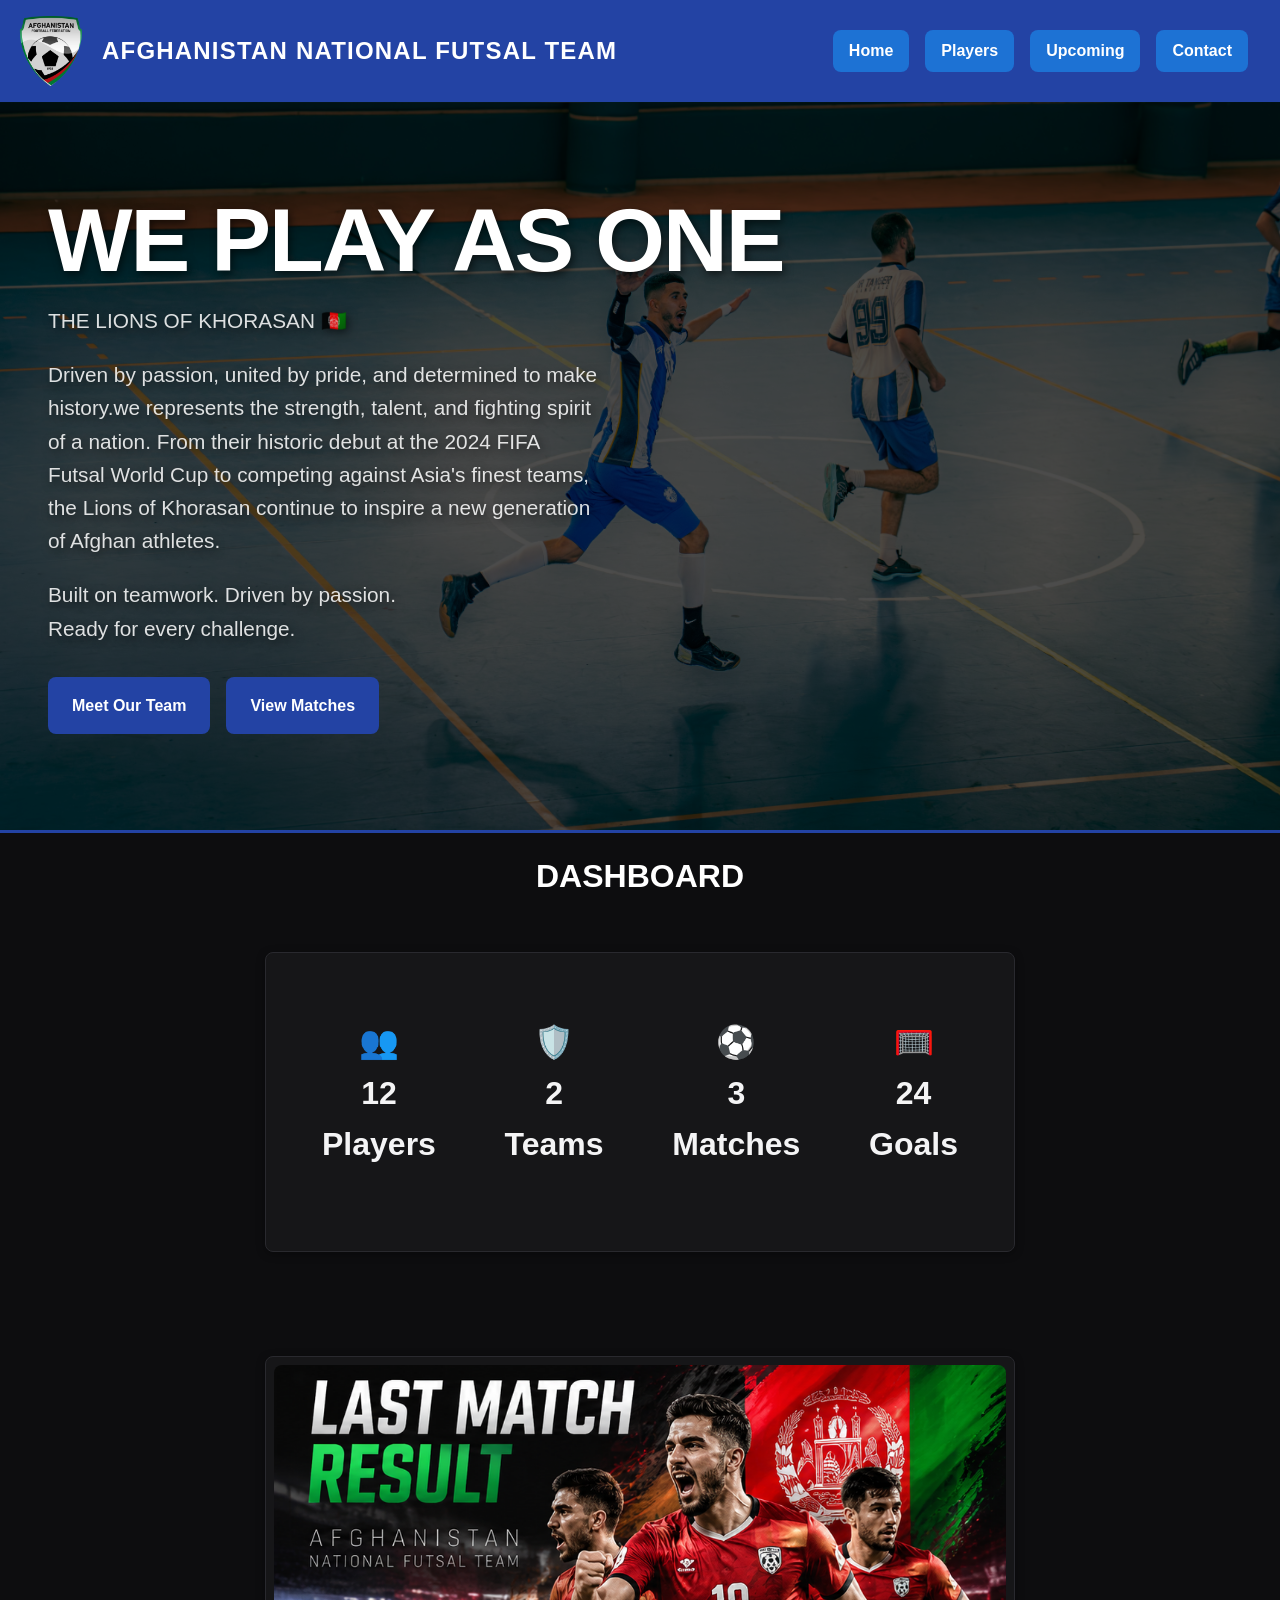
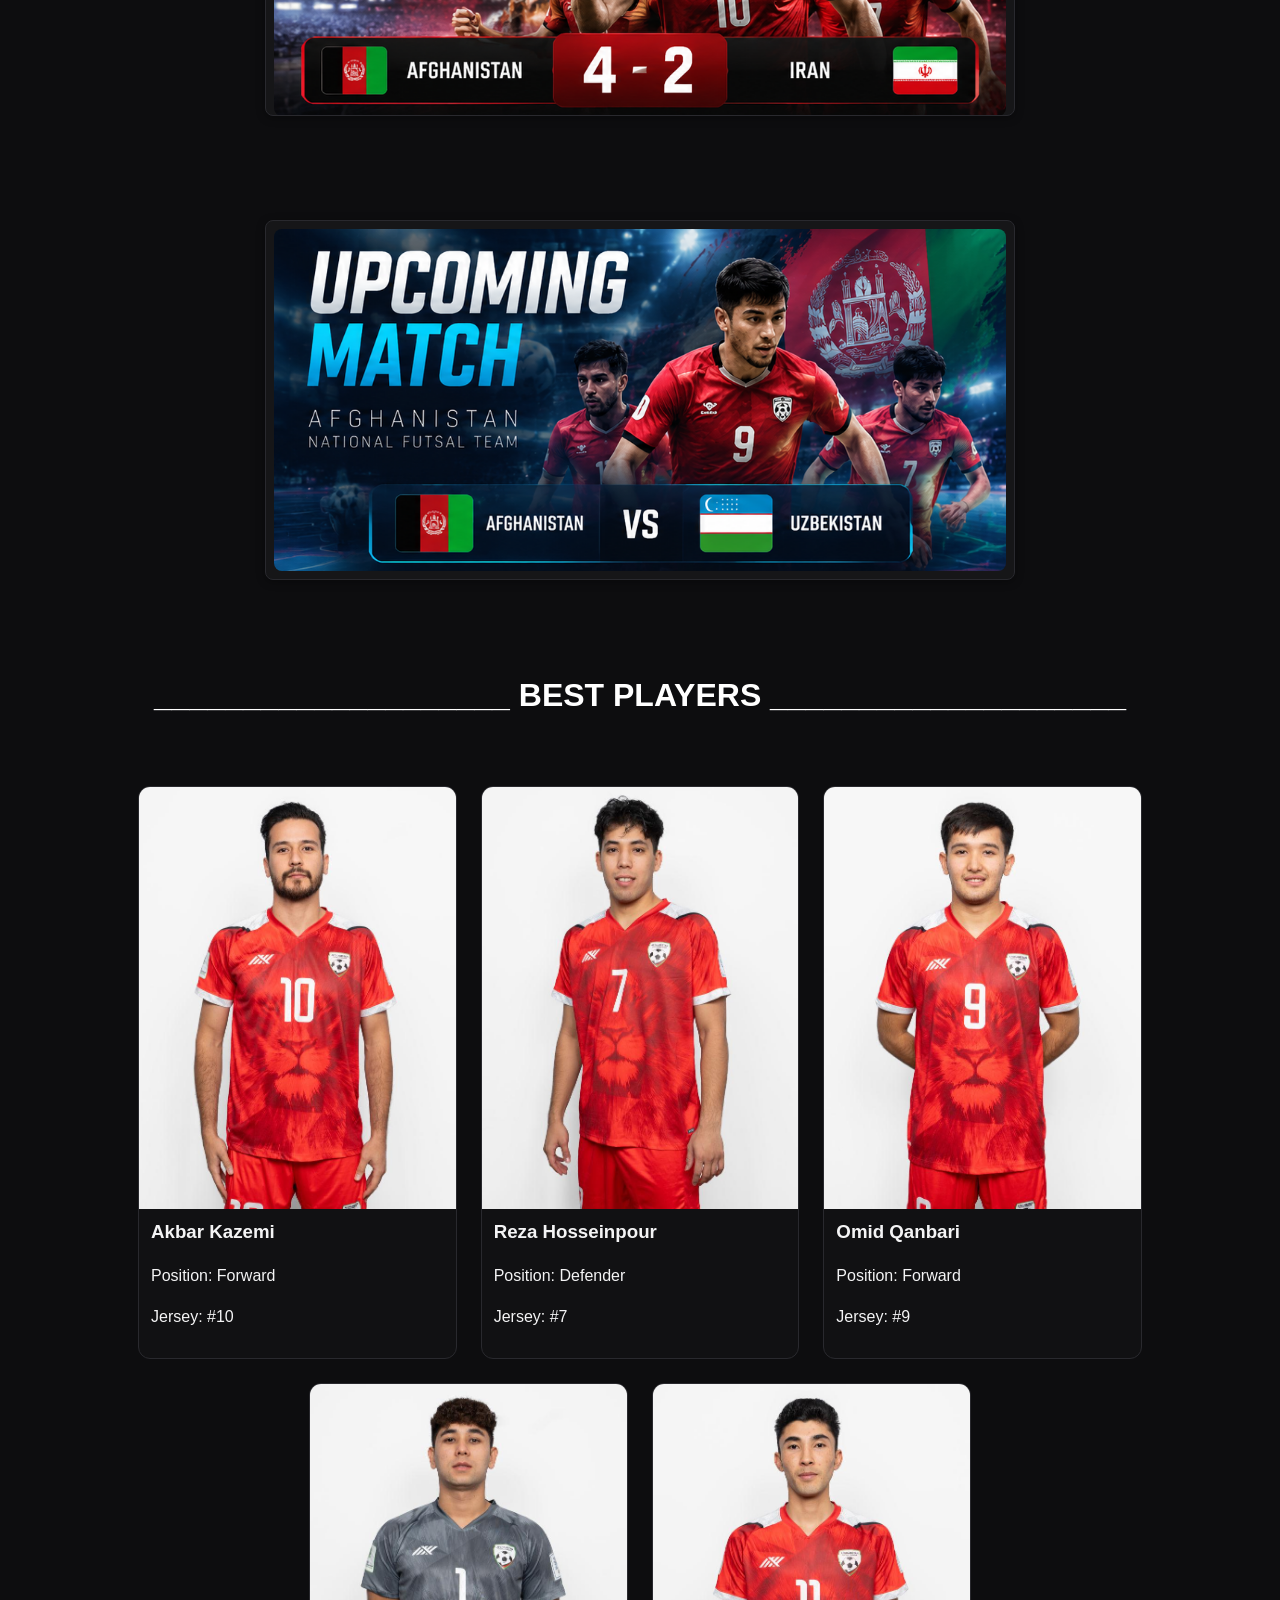
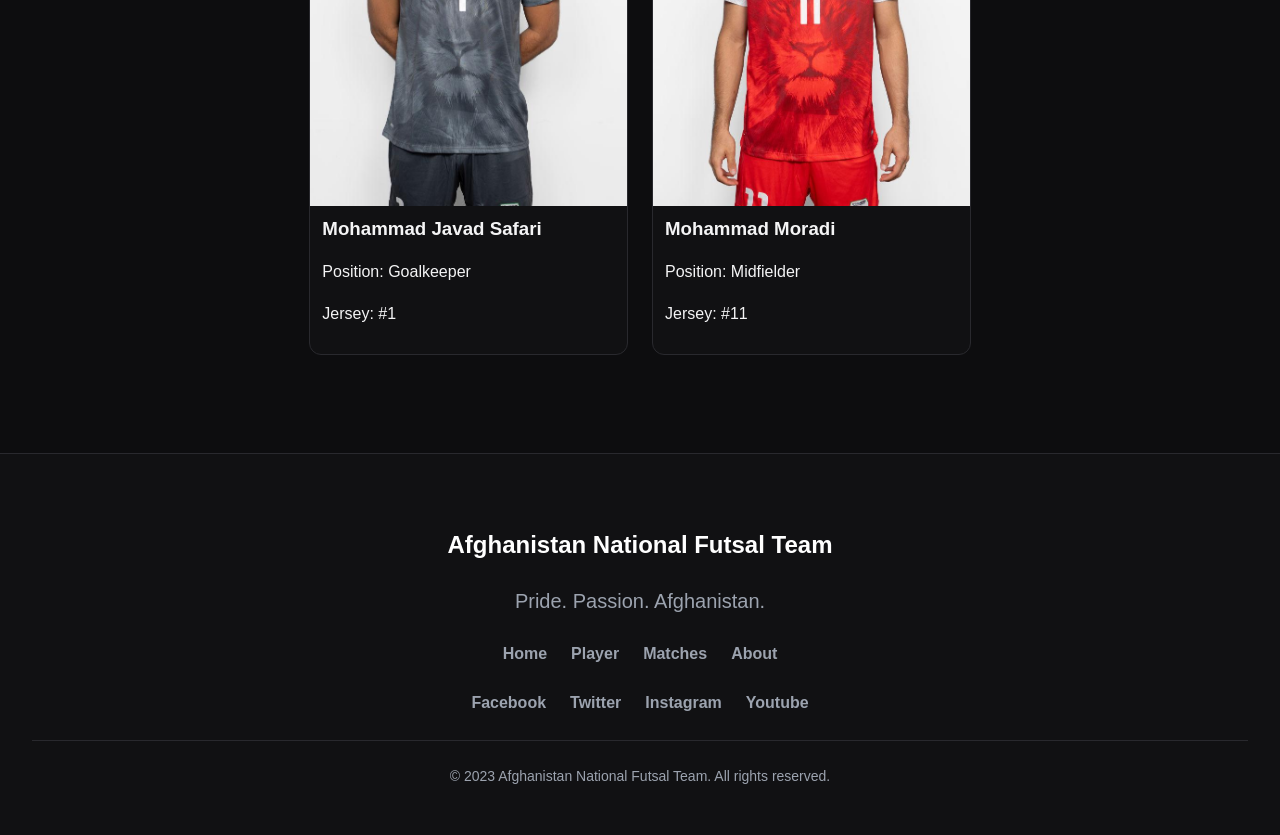
<file: index.html>
<!doctype html>
<html lang="en">
  <head>
    <meta charset="UTF-8" />
    <meta name="viewport" content="width=device-width, initial-scale=1.0" />
    <link rel="stylesheet" href="style.css" />
    <link rel="stylesheet" href="index.css" />
    <title>Afghanistan Futsal Team</title>
  </head>
  <body>
    <nav>
      <div class="logo-and-text">
        <img class="logo" src="images/logo.png" alt="logo" />
        <p class="nav-text">Afghanistan National Futsal Team</p>
      </div>
      <div class="menu">
        <a href="index.html">Home</a>
        <a href="players.html">Players</a>
        <a href="upcoming.html">Upcoming</a>
        <a href="contact.html">Contact</a>
      </div>
    </nav>

    <div class="hero-section">
      <div class="hero-content">
        <div class="hero-section-text">
          <h1>WE PLAY AS ONE</h1>
          <p>THE LIONS OF KHORASAN 🇦🇫</p>
          <p>
            Driven by passion, united by pride, and determined to make
            history.we represents the strength, talent, and fighting spirit of a
            nation. From their historic debut at the 2024 FIFA Futsal World Cup
            to competing against Asia's finest teams, the Lions of Khorasan
            continue to inspire a new generation of Afghan athletes.
          </p>
          <p>
            Built on teamwork. Driven by passion.<br />
            Ready for every challenge.
          </p>
        </div>

        <div class="hero-section-buttons">
          <a href="players.html">Meet Our Team</a>
          <a href="upcoming.html">View Matches</a>
        </div>
      </div>
    </div>

    <section class="dashboard-contents">
      <hr class="hero-section-divider" />

      <h2 class="dashboard-title">Dashboard</h2>

      <div class="dashboard-cards">
        <div class="card quick-stats-card">
          <p>
            👥 <br />
            12 <br />
            Players
          </p>
          <p>
            🛡️ <br />
            2 <br />
            Teams
          </p>
          <p>
            ⚽ <br />
            3 <br />
            Matches
          </p>
          <p>
            🥅 <br />
            24 <br />
            Goals
          </p>
        </div>

        <div class="card last-match-card">
          <img src="images/last-match.png" alt="match-result-image" />
        </div>

        <div class="card upcoming-match-card">
          <img src="images/upcoming.png" alt="match-next-match-image" />
        </div>
      </div>

      <h2 class="dashboard-title">
        ____________________ Best Players ____________________
      </h2>

      <section class="best-players">
        <div class="cards-section">
          <div class="player-card">
            <img src="images/akbar-kazemi.jpg" alt="Akbar Kazemi" />
            <div class="player-info">
              <h3>Akbar Kazemi</h3>
              <p>Position: Forward</p>
              <p>Jersey: #10</p>
            </div>
          </div>

          <div class="player-card">
            <img src="images/reza-hosseinpour.jpg" alt="Reza Hosseinpour" />
            <div class="player-info">
              <h3>Reza Hosseinpour</h3>
              <p>Position: Defender</p>
              <p>Jersey: #7</p>
            </div>
          </div>

          <div class="player-card">
            <img src="images/omid-qanbari.jpg" alt="Omid Qanbari" />
            <div class="player-info">
              <h3>Omid Qanbari</h3>
              <p>Position: Forward</p>
              <p>Jersey: #9</p>
            </div>
          </div>

          <div class="player-card">
            <img src="images/javad-safari.jpg" alt="Mohammad Javad Safari" />
            <div class="player-info">
              <h3>Mohammad Javad Safari</h3>
              <p>Position: Goalkeeper</p>
              <p>Jersey: #1</p>
            </div>
          </div>

          <div class="player-card">
            <img src="images/mohammad-moradi.jpg" alt="Mohammad Moradi" />
            <div class="player-info">
              <h3>Mohammad Moradi</h3>
              <p>Position: Midfielder</p>
              <p>Jersey: #11</p>
            </div>
          </div>
        </div>
      </section>
    </section>

    <footer>
      <div class="footer-texts">
        <p class="footer-title">Afghanistan National Futsal Team</p>
        <p class="footer-subtitle">Pride. Passion. Afghanistan.</p>
      </div>

      <div class="quick-links">
        <a href="#">Home</a>
        <a href="players.html">Player</a>
        <a href="upcoming.html">Matches</a>
        <a href="contact.css">About</a>
      </div>

      <div class="follow-us">
        <a href="https://www.facebook.com/affofficial">Facebook</a>
        <a href="https://x.com/theaffofficial">Twitter</a>
        <a href="https://www.instagram.com/theaffofficial/">Instagram</a>
        <a href="https://www.youtube.com/channel/UCoYwM_52O2SmfGjNqHR7oYw"
          >Youtube</a
        >
      </div>

      <div class="footer-line">
        <hr class="footer-divider" />
      </div>

      <p class="footer-last-text">
        © 2023 Afghanistan National Futsal Team. All rights reserved.
      </p>
    </footer>
  </body>
</html>
</file>
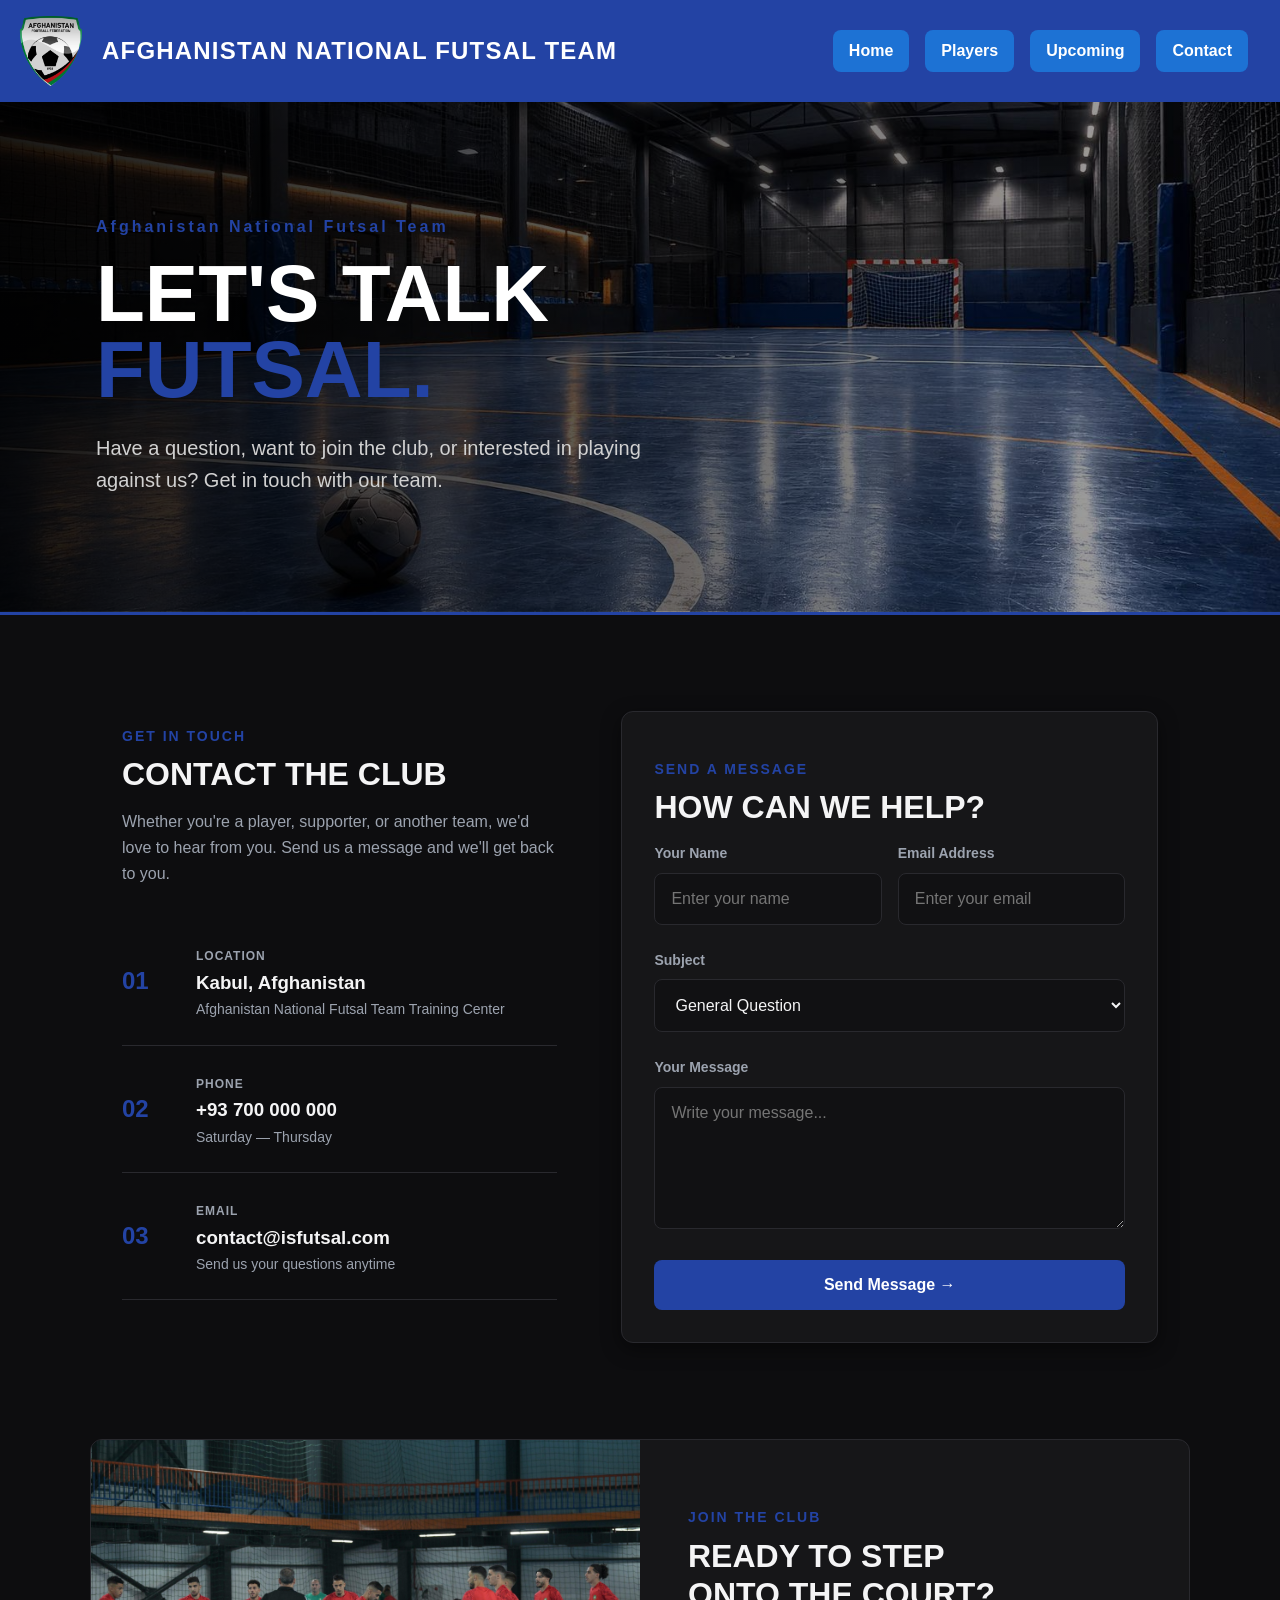
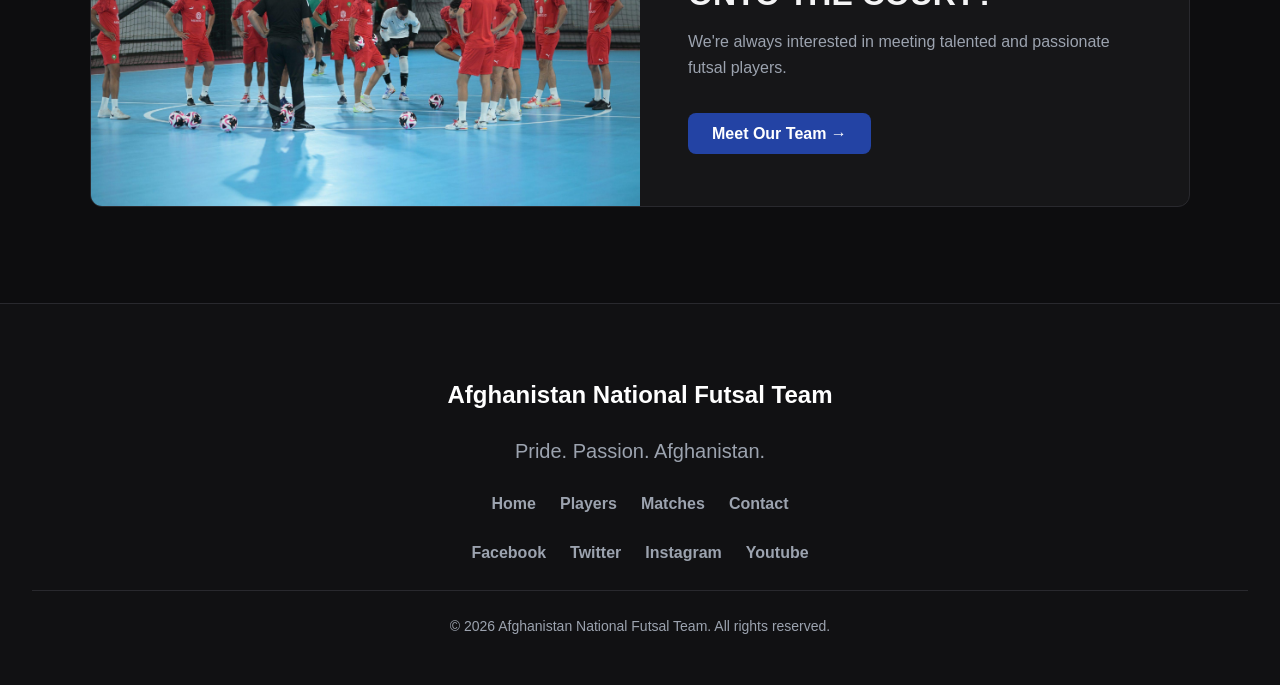
<file: contact.html>
<!doctype html>
<html lang="en">
  <head>
    <meta charset="UTF-8" />
    <meta name="viewport" content="width=device-width, initial-scale=1.0" />
    <link rel="stylesheet" href="style.css" />
    <link rel="stylesheet" href="contact.css" />
    <title>Contact | Afghanistan National Futsal Team</title>
  </head>

  <body>
    <!-- Navigation -->
    <nav>
      <div class="logo-and-text">
        <img
          class="logo"
          src="images/logo.png"
          alt="Afghanistan National Futsal Team logo"
        />
        <p class="nav-text">Afghanistan National Futsal Team</p>
      </div>

      <div class="menu">
        <a href="index.html">Home</a>
        <a href="players.html">Players</a>
        <a href="upcoming.html">Upcoming</a>
        <a href="contact.html">Contact</a>
      </div>
    </nav>

    <main>
      <!-- Contact Hero -->
      <section class="contact-hero">
        <div class="contact-hero-content">
          <p>Afghanistan National Futsal Team</p>

          <h1>
            Let's Talk<br />
            <span>Futsal.</span>
          </h1>

          <p class="contact-hero-description">
            Have a question, want to join the club, or interested in playing
            against us? Get in touch with our team.
          </p>
        </div>
      </section>

      <!-- Contact Section -->
      <section class="contact-section">
        <!-- Left Side -->
        <div class="contact-info">
          <p class="contact-small-title">GET IN TOUCH</p>

          <h2>Contact The Club</h2>

          <p class="contact-description">
            Whether you're a player, supporter, or another team, we'd love to
            hear from you. Send us a message and we'll get back to you.
          </p>

          <div class="contact-detail">
            <div class="contact-number">01</div>

            <div>
              <span>LOCATION</span>
              <h3>Kabul, Afghanistan</h3>
              <p>Afghanistan National Futsal Team Training Center</p>
            </div>
          </div>

          <div class="contact-detail">
            <div class="contact-number">02</div>

            <div>
              <span>PHONE</span>
              <h3>+93 700 000 000</h3>
              <p>Saturday — Thursday</p>
            </div>
          </div>

          <div class="contact-detail">
            <div class="contact-number">03</div>

            <div>
              <span>EMAIL</span>
              <h3>contact@isfutsal.com</h3>
              <p>Send us your questions anytime</p>
            </div>
          </div>
        </div>

        <!-- Right Side / Form -->
        <div class="contact-form">
          <p class="form-small-title">SEND A MESSAGE</p>
          <h2>How Can We Help?</h2>

          <form>
            <div class="form-row">
              <div class="form-group">
                <label for="name">Your Name</label>
                <input
                  type="text"
                  id="name"
                  placeholder="Enter your name"
                  required
                />
              </div>

              <div class="form-group">
                <label for="email">Email Address</label>
                <input
                  type="email"
                  id="email"
                  placeholder="Enter your email"
                  required
                />
              </div>
            </div>

            <div class="form-group">
              <label for="subject">Subject</label>

              <select id="subject">
                <option>General Question</option>
                <option>Join The Team</option>
                <option>Arrange A Match</option>
                <option>Sponsorship</option>
                <option>Other</option>
              </select>
            </div>

            <div class="form-group">
              <label for="message">Your Message</label>

              <textarea
                id="message"
                rows="6"
                placeholder="Write your message..."
                required
              ></textarea>
            </div>

            <button type="submit">Send Message →</button>
          </form>
        </div>
      </section>

      <!-- Club Banner -->
      <section class="contact-club-banner">
        <div class="club-banner-image">
          <img
            src="images/contact-team.jpeg"
            alt="Afghanistan National Futsal Team team training"
          />
        </div>

        <div class="club-banner-content">
          <p>JOIN THE CLUB</p>

          <h2>
            Ready To Step<br />
            Onto The Court?
          </h2>

          <span>
            We're always interested in meeting talented and passionate futsal
            players.
          </span>

          <a href="players.html">Meet Our Team →</a>
        </div>
      </section>
    </main>

    <!-- Footer -->
    <footer>
      <div class="footer-texts">
        <p class="footer-title">Afghanistan National Futsal Team</p>
        <p class="footer-subtitle">Pride. Passion. Afghanistan.</p>
      </div>

      <div class="quick-links">
        <a href="index.html">Home</a>
        <a href="players.html">Players</a>
        <a href="upcoming.html">Matches</a>
        <a href="contact.html">Contact</a>
      </div>

      <div class="follow-us">
        <a href="https://www.facebook.com/affofficial">Facebook</a>
        <a href="https://x.com/theaffofficial">Twitter</a>
        <a href="https://www.instagram.com/theaffofficial/">Instagram</a>
        <a href="https://www.youtube.com/channel/UCoYwM_52O2SmfGjNqHR7oYw"
          >Youtube</a
        >
      </div>

      <div class="footer-line">
        <hr class="footer-divider" />
      </div>

      <p class="footer-last-text">
        © 2026 Afghanistan National Futsal Team. All rights reserved.
      </p>
    </footer>
  </body>
</html>
</file>
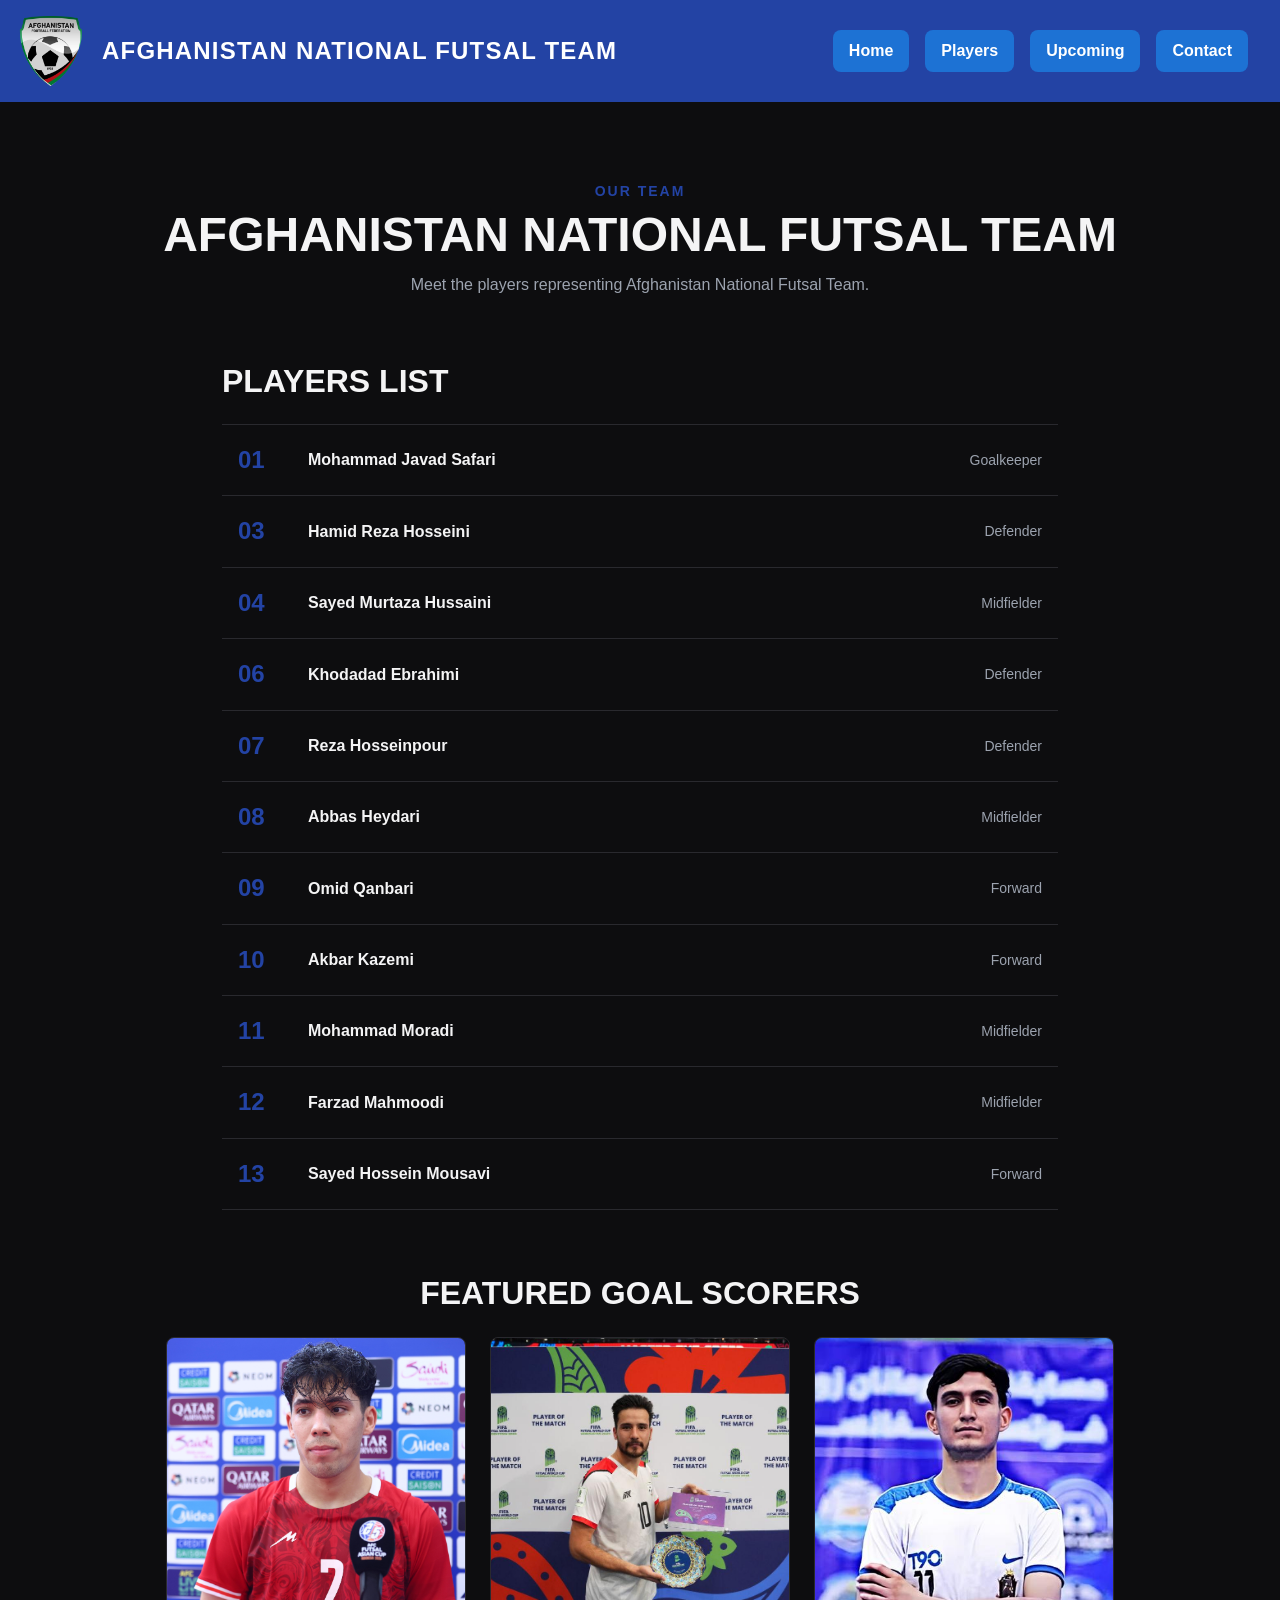
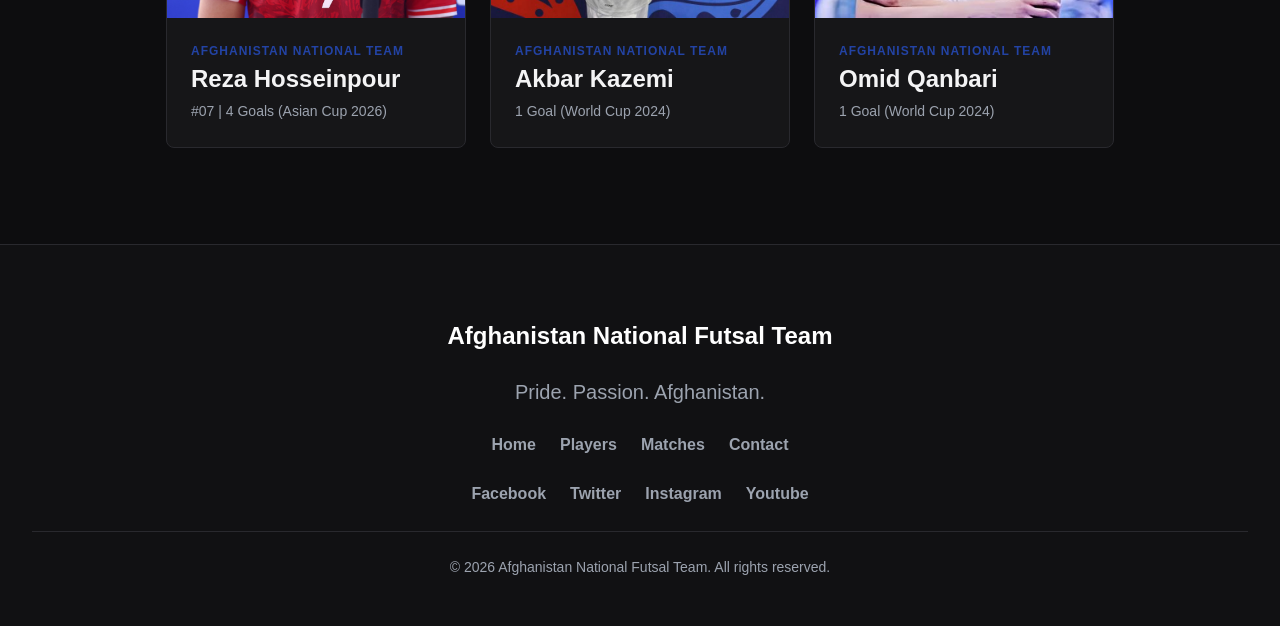
<file: players.html>
<!doctype html>
<html lang="en">
  <head>
    <meta charset="UTF-8" />

    <meta name="viewport" content="width=device-width, initial-scale=1.0" />

    <link rel="stylesheet" href="style.css" />
    <link rel="stylesheet" href="players.css" />

    <title>Players | Afghanistan National Futsal Team</title>
  </head>

  <body>
    <!-- Navigation -->

    <nav>
      <div class="logo-and-text">
        <img
          class="logo"
          src="images/logo.png"
          alt="Afghanistan National Futsal Team logo"
        />

        <p class="nav-text">Afghanistan National Futsal Team</p>
      </div>

      <div class="menu">
        <a href="index.html">Home</a>
        <a href="players.html">Players</a>
        <a href="upcoming.html">Upcoming</a>
        <a href="contact.html">Contact</a>
      </div>
    </nav>

    <main>
      <!-- Page Heading -->

      <section class="players-heading">
        <p>OUR TEAM</p>
        <h1>Afghanistan National Futsal Team</h1>

        <span>
          Meet the players representing Afghanistan National Futsal Team.
        </span>
      </section>

      <!-- Players List -->

      <section class="players-list-section">
        <h2>Players List</h2>

        <div class="players-list">
          <div class="player-row">
            <span>01</span>
            <p>Mohammad Javad Safari</p>
            <small>Goalkeeper</small>
          </div>

          <div class="player-row">
            <span>03</span>
            <p>Hamid Reza Hosseini</p>
            <small>Defender</small>
          </div>

          <div class="player-row">
            <span>04</span>
            <p>Sayed Murtaza Hussaini</p>
            <small>Midfielder</small>
          </div>

          <div class="player-row">
            <span>06</span>
            <p>Khodadad Ebrahimi</p>
            <small>Defender</small>
          </div>

          <div class="player-row">
            <span>07</span>
            <p>Reza Hosseinpour</p>
            <small>Defender</small>
          </div>

          <div class="player-row">
            <span>08</span>
            <p>Abbas Heydari</p>
            <small>Midfielder</small>
          </div>

          <div class="player-row">
            <span>09</span>
            <p>Omid Qanbari</p>
            <small>Forward</small>
          </div>

          <div class="player-row">
            <span>10</span>
            <p>Akbar Kazemi</p>
            <small>Forward</small>
          </div>

          <div class="player-row">
            <span>11</span>
            <p>Mohammad Moradi</p>
            <small>Midfielder</small>
          </div>

          <div class="player-row">
            <span>12</span>
            <p>Farzad Mahmoodi</p>
            <small>Midfielder</small>
          </div>

          <div class="player-row">
            <span>13</span>
            <p>Sayed Hossein Mousavi</p>
            <small>Forward</small>
          </div>
        </div>
      </section>

      <!-- Featured Goal Scorers -->

      <section class="players-cards-section">
        <h2>Featured Goal Scorers</h2>

        <div class="players-cards">
          <!-- Player 1 -->
          <div class="player-card">
            <img src="images/reza-husainpoor.jpeg" alt="Reza Hosseinpour" />

            <div class="player-card-info">
              <p>AFGHANISTAN NATIONAL TEAM</p>
              <h3>Reza Hosseinpour</h3>
              <span>#07 | 4 Goals (Asian Cup 2026)</span>
            </div>
          </div>

          <!-- Player 2 -->
          <div class="player-card">
            <img src="images/akbar-new.jpg" alt="Akbar Kazemi" />

            <div class="player-card-info">
              <p>AFGHANISTAN NATIONAL TEAM</p>
              <h3>Akbar Kazemi</h3>
              <span>1 Goal (World Cup 2024)</span>
            </div>
          </div>

          <!-- Player 3 -->
          <div class="player-card">
            <img src="images/omid-new.jpg" alt="Omid Qanbari" />

            <div class="player-card-info">
              <p>AFGHANISTAN NATIONAL TEAM</p>
              <h3>Omid Qanbari</h3>
              <span>1 Goal (World Cup 2024)</span>
            </div>
          </div>
        </div>
      </section>
    </main>

    <footer>
      <div class="footer-texts">
        <p class="footer-title">Afghanistan National Futsal Team</p>
        <p class="footer-subtitle">Pride. Passion. Afghanistan.</p>
      </div>

      <div class="quick-links">
        <a href="index.html">Home</a>
        <a href="players.html">Players</a>
        <a href="upcoming.html">Matches</a>
        <a href="contact.html">Contact</a>
      </div>

      <div class="follow-us">
        <a href="https://www.facebook.com/affofficial">Facebook</a>
        <a href="https://x.com/theaffofficial">Twitter</a>
        <a href="https://www.instagram.com/theaffofficial/">Instagram</a>
        <a href="https://www.youtube.com/channel/UCoYwM_52O2SmfGjNqHR7oYw"
          >Youtube</a
        >
      </div>

      <div class="footer-line">
        <hr class="footer-divider" />
      </div>

      <p class="footer-last-text">
        © 2026 Afghanistan National Futsal Team. All rights reserved.
      </p>
    </footer>
  </body>
</html>
</file>
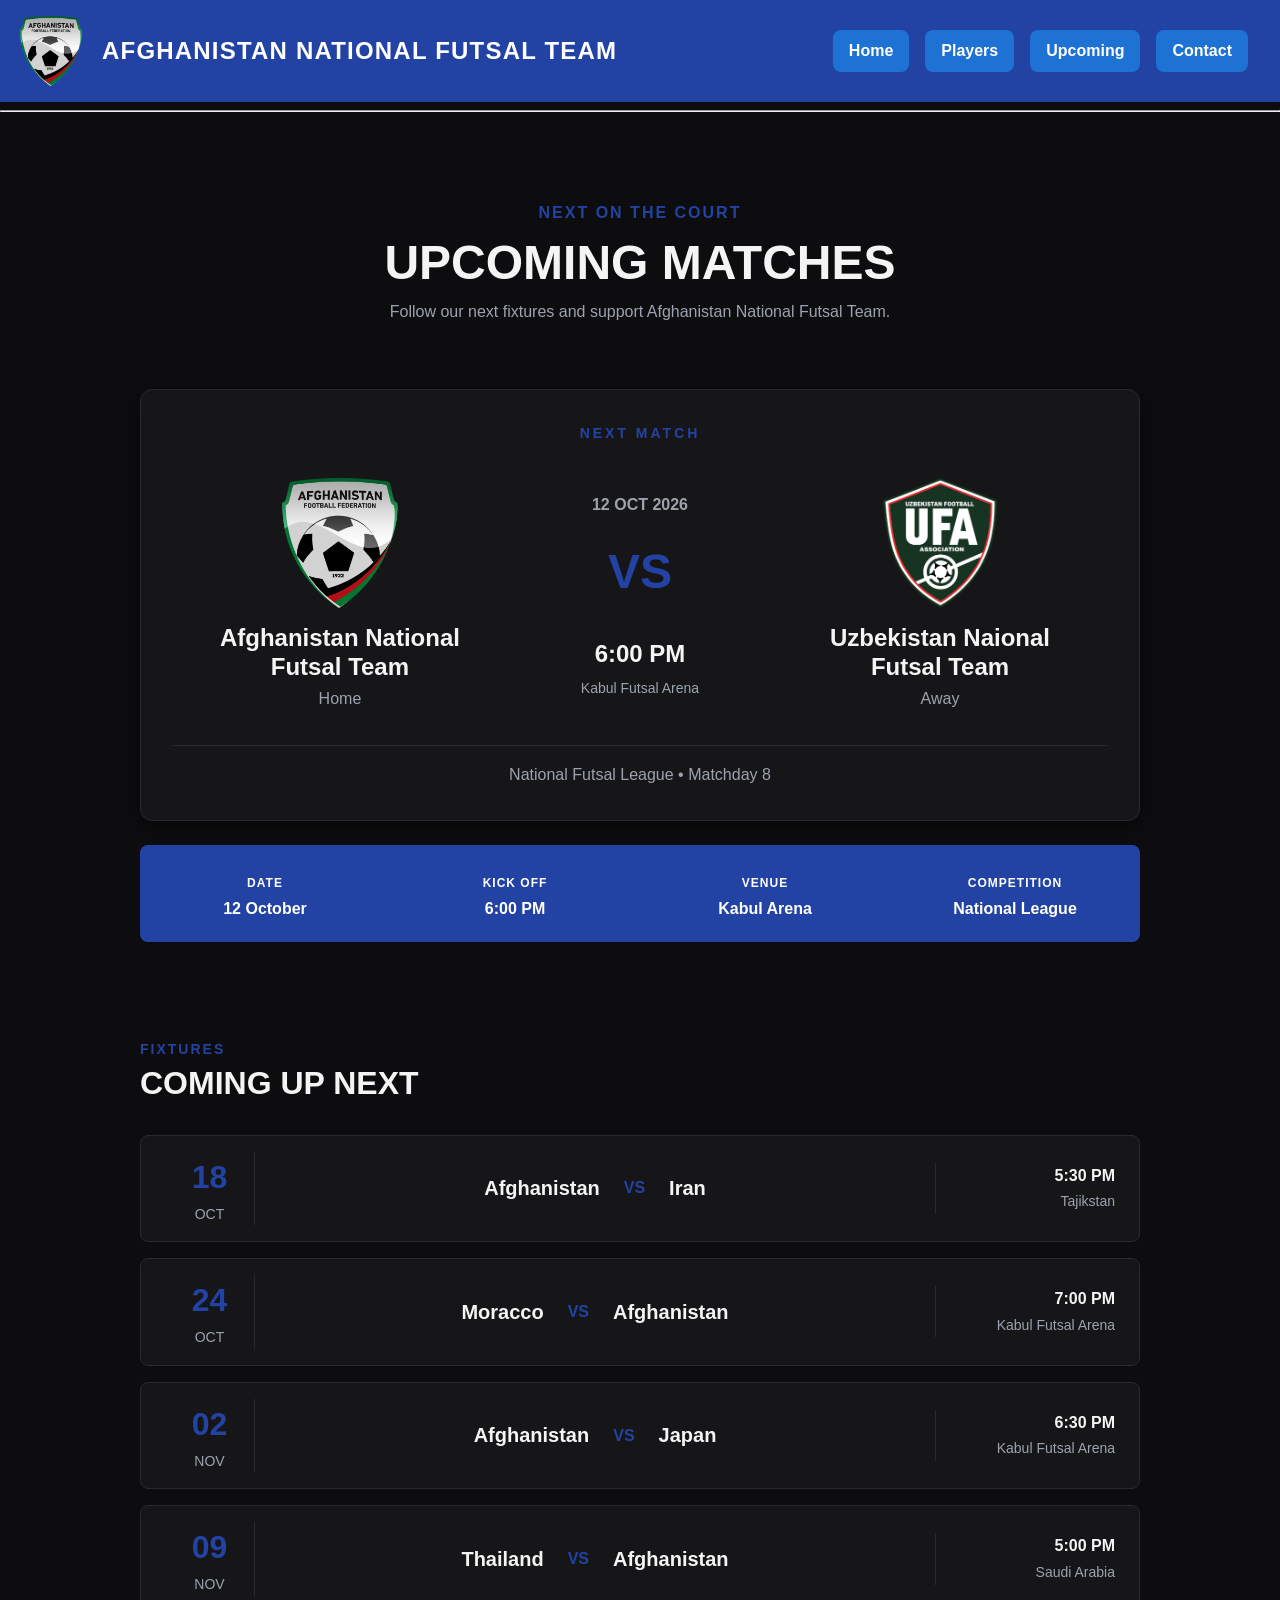
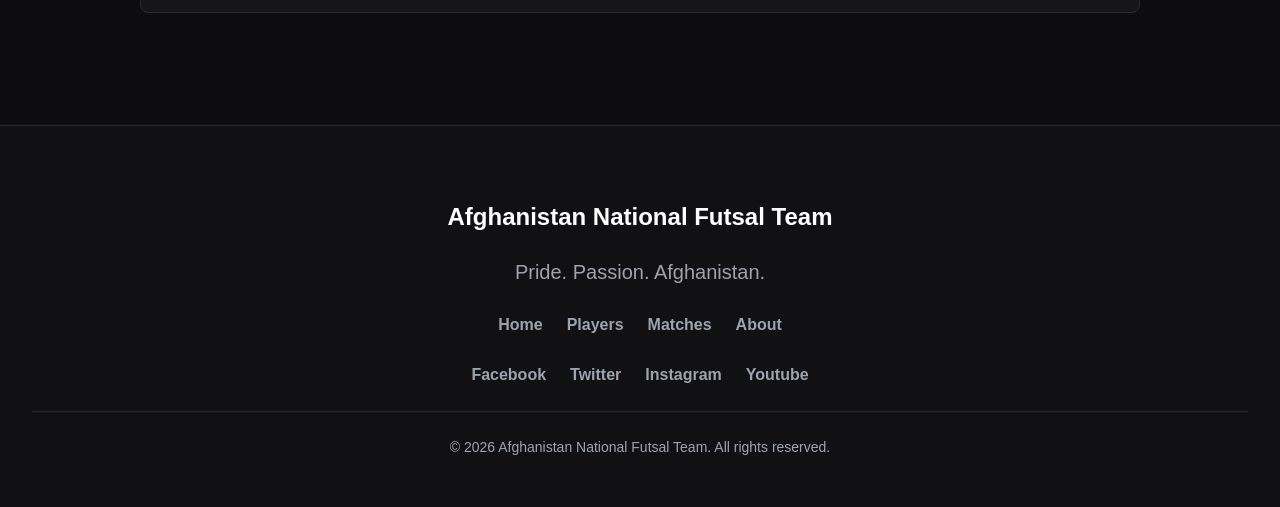
<file: upcoming.html>
<!doctype html>
<html lang="en">
  <head>
    <meta charset="UTF-8" />
    <meta name="viewport" content="width=device-width, initial-scale=1.0" />
    <link rel="stylesheet" href="style.css" />
    <link rel="stylesheet" href="upcoming.css" />
    <title>Upcoming Matches | Afghanistan National Futsal Team</title>
  </head>

  <body>
    <!-- Navigation -->
    <nav>
      <div class="logo-and-text">
        <img
          class="logo"
          src="images/logo.png"
          alt="Afghanistan National Futsal Team logo"
        />
        <p class="nav-text">Afghanistan National Futsal Team</p>
      </div>

      <div class="menu">
        <a href="index.html">Home</a>
        <a href="players.html">Players</a>
        <a href="upcoming.html">Upcoming</a>
        <a href="contact.html">Contact</a>
      </div>
    </nav>

    <main class="upcoming-page">
      <hr class="hero-section-divider" />

      <!-- Page Heading -->
      <div class="upcoming-heading">
        <p>NEXT ON THE COURT</p>
        <h1>Upcoming Matches</h1>
        <span
          >Follow our next fixtures and support Afghanistan National Futsal
          Team.</span
        >
      </div>

      <!-- Featured Match -->
      <section class="featured-match">
        <p class="match-label">NEXT MATCH</p>

        <div class="featured-teams">
          <!-- Our Team -->
          <div class="featured-team">
            <img src="images/logo.png" alt="Afghanistan National Futsal Team" />
            <h2>Afghanistan National Futsal Team</h2>
            <p>Home</p>
          </div>

          <!-- Match Details -->
          <div class="featured-match-info">
            <p class="match-date">12 OCT 2026</p>

            <div class="versus">VS</div>

            <p class="match-time">6:00 PM</p>
            <p class="match-location">Kabul Futsal Arena</p>
          </div>

          <!-- Opponent -->
          <div class="featured-team">
            <img
              src="images/Uzbekistan_Football_Association.svg.webp"
              alt="Kabul Stars"
            />
            <h2>Uzbekistan Naional Futsal Team</h2>
            <p>Away</p>
          </div>
        </div>

        <div class="match-message">
          <p>National Futsal League • Matchday 8</p>
        </div>
      </section>

      <!-- Match Information -->
      <section class="match-details">
        <div class="match-detail">
          <span>DATE</span>
          <h3>12 October</h3>
        </div>

        <div class="match-detail">
          <span>KICK OFF</span>
          <h3>6:00 PM</h3>
        </div>

        <div class="match-detail">
          <span>VENUE</span>
          <h3>Kabul Arena</h3>
        </div>

        <div class="match-detail">
          <span>COMPETITION</span>
          <h3>National League</h3>
        </div>
      </section>

      <!-- Upcoming Fixtures -->
      <section class="fixtures-section">
        <div class="fixtures-heading">
          <p>FIXTURES</p>
          <h2>Coming Up Next</h2>
        </div>

        <!-- Fixture 1 -->
        <div class="fixture">
          <div class="fixture-date">
            <span>18</span>
            <p>OCT</p>
          </div>

          <div class="fixture-teams">
            <p>Afghanistan</p>
            <span>VS</span>
            <p>Iran</p>
          </div>

          <div class="fixture-info">
            <p>5:30 PM</p>
            <span>Tajikstan</span>
          </div>
        </div>

        <!-- Fixture 2 -->
        <div class="fixture">
          <div class="fixture-date">
            <span>24</span>
            <p>OCT</p>
          </div>

          <div class="fixture-teams">
            <p>Moracco</p>
            <span>VS</span>
            <p>Afghanistan</p>
          </div>

          <div class="fixture-info">
            <p>7:00 PM</p>
            <span>Kabul Futsal Arena</span>
          </div>
        </div>

        <!-- Fixture 3 -->
        <div class="fixture">
          <div class="fixture-date">
            <span>02</span>
            <p>NOV</p>
          </div>

          <div class="fixture-teams">
            <p>Afghanistan</p>
            <span>VS</span>
            <p>Japan</p>
          </div>

          <div class="fixture-info">
            <p>6:30 PM</p>
            <span>Kabul Futsal Arena</span>
          </div>
        </div>

        <!-- Fixture 4 -->
        <div class="fixture">
          <div class="fixture-date">
            <span>09</span>
            <p>NOV</p>
          </div>

          <div class="fixture-teams">
            <p>Thailand</p>
            <span>VS</span>
            <p>Afghanistan</p>
          </div>

          <div class="fixture-info">
            <p>5:00 PM</p>
            <span>Saudi Arabia</span>
          </div>
        </div>
      </section>
    </main>

    <!-- Footer -->
    <footer>
      <div class="footer-texts">
        <p class="footer-title">Afghanistan National Futsal Team</p>
        <p class="footer-subtitle">Pride. Passion. Afghanistan.</p>
      </div>

      <div class="quick-links">
        <a href="index.html">Home</a>
        <a href="players.html">Players</a>
        <a href="upcoming.html">Matches</a>
        <a href="#">About</a>
      </div>

      <div class="follow-us">
        <a href="https://www.facebook.com/affofficial">Facebook</a>
        <a href="https://x.com/theaffofficial">Twitter</a>
        <a href="https://www.instagram.com/theaffofficial/">Instagram</a>
        <a href="https://www.youtube.com/channel/UCoYwM_52O2SmfGjNqHR7oYw"
          >Youtube</a
        >
      </div>

      <div class="footer-line">
        <hr class="footer-divider" />
      </div>

      <p class="footer-last-text">
        © 2026 Afghanistan National Futsal Team. All rights reserved.
      </p>
    </footer>
  </body>
</html>
</file>
<file: style.css>
/* Afghanistan National Futsal Team - SHARED STYLES */
/* VARIABLES */

:root {
  /* Brand Colors */

  --color-primary: #2343a4;
  --color-primary-dark: #1d72d4;
  --color-secondary: #007a36;

  /* Dark Theme */

  --color-background: #0d0d0f;
  --color-surface: #161618;
  --color-surface-dark: #111113;
  --color-surface-hover: #1d1d20;

  /* Text */

  --color-text: #f4f4f5;
  --color-muted: #9ca3af;
  --color-white: #ffffff;

  /* Border */

  --color-border: #29292e;

  /* Typography */

  --font-heading: "Oswald", sans-serif;
  --font-body: "Inter", sans-serif;

  --text-xs: 0.75rem;
  --text-sm: 0.875rem;
  --text-base: 1rem;
  --text-lg: 1.25rem;
  --text-xl: 1.5rem;
  --text-2xl: 2rem;
  --text-hero: 3rem;

  /* Spacing */

  --space-xs: 4px;
  --space-sm: 8px;
  --space-md: 16px;
  --space-lg: 24px;
  --space-xl: 32px;
  --space-2xl: 48px;
  --space-3xl: 64px;
  --space-4xl: 96px;

  /* Border Radius */

  --radius-sm: 4px;
  --radius-md: 8px;
  --radius-lg: 12px;
  --radius-full: 9999px;

  /* Shadows */

  --shadow-sm: 0 2px 8px rgba(0, 0, 0, 0.35);
  --shadow-md: 0 6px 20px rgba(0, 0, 0, 0.45);

  /* Layout */

  --container-width: 1200px;
}

/* GLOBAL STYLES */

* {
  box-sizing: border-box;
}

html {
  scroll-behavior: smooth;
}

body {
  margin: 0;

  color: var(--color-text);
  background-color: var(--color-background);

  font-family: var(--font-body);
  font-size: var(--text-base);
  line-height: 1.6;
}

/* Headings */

h1,
h2,
h3 {
  margin-top: 0;

  font-family: var(--font-heading);
  line-height: 1.2;
}

/* Images */

img {
  display: block;
  max-width: 100%;
}

/* NAVIGATION */
nav {
  padding: var(--space-md);

  display: flex;
  align-items: center;
  justify-content: space-between;

  background-color: var(--color-primary);
}

/* Logo */

.logo-and-text {
  display: flex;
  align-items: center;

  gap: var(--space-md);
}

.logo {
  height: 70px;
}

.nav-text {
  margin: 0;

  color: var(--color-white);

  font-family: var(--font-body);
  font-size: var(--text-xl);
  font-weight: 600;

  text-transform: uppercase;
  letter-spacing: 0.05em;
}

/* Navigation Menu */

.menu {
  margin-right: var(--space-md);

  display: flex;

  gap: var(--space-md);
}

.menu a {
  padding: var(--space-sm) var(--space-md);

  color: var(--color-white);
  background-color: var(--color-primary-dark);

  font-weight: 600;
  text-decoration: none;

  border-radius: var(--radius-md);

  transition:
    background-color 0.3s ease,
    color 0.3s ease;
}

.menu a:hover,
.menu a:active {
  color: var(--color-primary);
  background-color: var(--color-white);
}

/* FOOTER */

footer {
  padding: var(--space-2xl) var(--space-xl);

  color: var(--color-white);
  background-color: var(--color-surface-dark);

  border-top: 1px solid var(--color-border);
}

/* Footer Title */

.footer-texts {
  margin-bottom: var(--space-md);

  text-align: center;
}

.footer-title {
  margin-bottom: var(--space-sm);

  font-size: var(--text-xl);
  font-weight: 700;
}

.footer-subtitle {
  margin-bottom: var(--space-lg);

  color: var(--color-muted);

  font-size: var(--text-lg);
  font-weight: 400;
}

/* Footer Links */

.quick-links,
.follow-us {
  margin-bottom: var(--space-lg);

  display: flex;
  justify-content: center;

  gap: var(--space-lg);
}

.quick-links a,
.follow-us a {
  color: var(--color-muted);

  font-weight: 600;
  text-decoration: none;

  transition: color 0.3s ease;
}

.quick-links a:hover,
.follow-us a:hover {
  color: var(--color-primary);
}

/* Footer Divider */

.footer-line {
  margin-bottom: var(--space-lg);
}

.footer-divider {
  width: 100%;
  height: 1px;

  margin: 0;

  background-color: var(--color-border);

  border: none;
}

/* Copyright */

.footer-last-text {
  margin: 0;

  color: var(--color-muted);

  text-align: center;
  font-size: var(--text-sm);
}

/* SHARED RESPONSIVE STYLES */

@media (max-width: 750px) {
  /* Navigation */

  nav {
    flex-direction: column;

    gap: var(--space-md);
  }

  .logo-and-text {
    justify-content: center;
  }

  .menu {
    margin-right: 0;

    justify-content: center;
    flex-wrap: wrap;
  }

  /* Footer */

  .quick-links,
  .follow-us {
    flex-wrap: wrap;

    gap: var(--space-md);
  }
}

@media (max-width: 500px) {
  /* Navigation */

  .logo {
    height: 55px;
  }

  .nav-text {
    font-size: var(--text-lg);
  }

  .menu {
    gap: var(--space-sm);
  }

  .menu a {
    padding: var(--space-sm);
    font-size: var(--text-sm);
  }

  /* Footer */

  footer {
    padding: var(--space-xl) var(--space-md);
  }
}
</file>
<file: index.css>
/* Hero Section -------------------------------------------------- */

.hero-section {
  width: 100%;

  padding: var(--space-4xl) var(--space-2xl);

  color: var(--color-white);
  text-align: left;

  background-image:
    linear-gradient(rgba(0, 0, 0, 0.7), rgba(0, 0, 0, 0.7)),
    url("images/hero.jpg");

  background-size: cover;
  background-position: center;
}

/* Hero Text */

.hero-section-text {
  max-width: 750px;
}

.hero-section-text h1 {
  margin-bottom: var(--space-md);

  font-size: clamp(3rem, 7vw, 6rem);
  font-weight: 800;
  line-height: 0.95;

  letter-spacing: -2px;
  text-transform: uppercase;

  text-shadow: 2px 3px 8px rgba(0, 0, 0, 0.6);
}

.hero-section-text p {
  max-width: 550px;

  font-size: clamp(1rem, 2vw, 1.3rem);
  line-height: 1.6;

  opacity: 0.85;

  text-shadow: 2px 3px 8px rgba(0, 0, 0, 0.6);
}

/* Hero Buttons */

.hero-section-buttons {
  display: flex;
  gap: var(--space-md);

  margin-top: var(--space-xl);
}

.hero-section-buttons a {
  padding: var(--space-md) var(--space-lg);

  color: var(--color-white);
  background-color: var(--color-primary);

  text-align: center;
  text-decoration: none;
  font-weight: 600;

  border-radius: var(--radius-md);

  transition:
    background-color 0.3s ease,
    color 0.3s ease;
}

.hero-section-buttons a:hover {
  color: var(--color-primary);
  background-color: var(--color-white);
}

/* Hero Divider */

.hero-section-divider {
  height: 3px;

  margin: 0;

  background-color: var(--color-primary);

  border: none;
}

/*DASHBOARD*/

.dashboard-title {
  margin-top: var(--space-lg);

  color: var(--color-text);

  text-align: center;
  font-size: var(--text-hero);
  font-weight: 700;
  text-transform: uppercase;
}

/* Dashboard Cards Container */

.dashboard-cards {
  display: flex;
  justify-content: center;
  flex-wrap: wrap;
  padding: var(--space-lg);

  gap: var(--space-2xl);

  margin-top: var(--space-sm);
}

/* Shared Dashboard Card
-------------------------------------------------- */

.card {
  width: 750px;
  height: 300px;

  margin-top: var(--space-sm);
  margin-bottom: var(--space-2xl);

  padding: var(--space-2xl) var(--space-xl);

  color: var(--color-text);
  background-color: var(--color-surface);

  border: 1px solid var(--color-border);
  border-radius: var(--radius-md);

  box-shadow: var(--shadow-sm);

  transition:
    border-color 0.3s ease,
    background-color 0.3s ease;
}

.card:hover {
  background-color: var(--color-surface-hover);
  border-color: var(--color-primary);
}

/* QUICK STATS */

.quick-stats-card {
  display: flex;
  justify-content: space-between;

  gap: var(--space-md);
}

.quick-stats-card p {
  margin: 0;

  padding: var(--space-md) var(--space-lg);

  text-align: center;
  font-size: var(--text-2xl);
  font-weight: 700;

  border-radius: var(--radius-md);
}

/* ==================================================
   LAST MATCH
================================================== */

.last-match-card {
  height: 360px;
  padding: var(--space-sm);
  overflow: hidden;
  border-radius: var(--radius-md);
}

.last-match-card img {
  object-fit: cover;

  border-radius: var(--radius-md);
}

.last-match-card:hover {
  background-color: var(--color-surface-hover);
  border-color: var(--color-primary);
}

/* UPCOMING MATCH */

.upcoming-match-card {
  height: 360px;

  padding: var(--space-sm);

  overflow: hidden;

  border-radius: var(--radius-md);
}

.upcoming-match-card img {
  width: 100%;
  height: 100%;

  object-fit: cover;

  border-radius: var(--radius-md);
}

.upcoming-match-card:hover {
  background-color: var(--color-surface-hover);
  border-color: var(--color-primary);
}

/* Dashboard Card Headings */
.quick-stats-card h2,
.last-match-card h2,
.upcoming-match-card h2 {
  margin-top: 60px;

  color: var(--color-muted);

  text-transform: uppercase;
}

/* Best Players Section*/
.dashboard-title {
  font-size: 2rem;
  font-weight: 700;
  color: var(--color-white);
  margin-bottom: 24px;
}

/* Cards Container */

.cards-section {
  padding: var(--space-2xl);
  display: flex;
  flex-direction: row;
  columns: 3;
  gap: 20px;
  margin-bottom: 40px;
}

/* player card */

.cards-section {
  display: flex;
  flex-wrap: wrap;
  justify-content: center;
  gap: 24px;
  max-width: 1100px;
  margin: 0 auto 50px;
}

.player-info {
  padding: var(--radius-lg);
}

.player-card {
  flex: 0 0 calc((100% - 48px) / 3);
  min-width: 0;
  box-sizing: border-box;

  background: var(--color-surface-dark);
  border: 1px solid var(--color-border);
  border-radius: 12px;
  overflow: hidden;
  transition: transform 0.3s ease;
}

.player-card img {
  display: block;
  width: 100%;
  aspect-ratio: 3 / 4;
  object-fit: cover;
  object-position: center top;
}

/* RESPONSIVE */

@media (max-width: 800px) {
  /* Hero */

  .hero-section {
    padding: var(--space-3xl) var(--space-xl);
  }

  .hero-section-buttons {
    flex-wrap: wrap;
  }

  /* Dashboard */

  .dashboard-cards {
    padding: 0 var(--space-md);
  }

  .card {
    width: 100%;
    height: auto;
  }

  /* Quick Stats */

  .quick-stats-card {
    flex-wrap: wrap;
  }

  .quick-stats-card p {
    width: calc(50% - var(--space-sm));
  }

  /* Match Images */

  .last-match-card img,
  .upcoming-match-card img {
    height: auto;
  }
}

@media (max-width: 500px) {
  .hero-section {
    padding: var(--space-2xl) var(--space-md);
  }

  .hero-section-buttons {
    flex-direction: column;
  }

  .hero-section-buttons a {
    width: 100%;
  }

  .dashboard-title {
    font-size: var(--text-2xl);
  }

  .quick-stats-card {
    flex-direction: column;
  }

  .quick-stats-card p {
    width: 100%;
  }
}
</file>
<file: contact.css>
/* CONTACT PAGE */

/* Contact Hero */
.contact-hero {
  min-height: 500px;
  padding: var(--space-4xl);

  display: flex;
  align-items: center;

  background-image:
    linear-gradient(90deg, rgba(0, 0, 0, 0.9), rgba(0, 0, 0, 0.3)),
    url("images/contact-hero.jpeg");

  background-size: cover;
  background-position: center;

  border-bottom: 3px solid var(--color-primary);
}

.contact-hero-content {
  max-width: 700px;
}

.contact-hero-content > p:first-child {
  margin-bottom: var(--space-md);

  color: var(--color-primary);

  font-weight: 700;
  letter-spacing: 3px;
}

.contact-hero-content h1 {
  margin-bottom: var(--space-lg);

  color: var(--color-white);

  font-size: 5rem;
  line-height: 0.95;

  text-transform: uppercase;
}

.contact-hero-content h1 span {
  color: var(--color-primary);
}

.contact-hero-description {
  max-width: 550px;

  color: #d1d1d1;

  font-size: var(--text-lg);
}

/* Contact Section */
.contact-section {
  max-width: 1100px;

  margin: auto;
  padding: var(--space-4xl) var(--space-xl);

  display: flex;

  gap: var(--space-3xl);
}

/* Contact Information */

.contact-info {
  width: 45%;
}

.contact-small-title,
.form-small-title {
  margin-bottom: var(--space-sm);

  color: var(--color-primary);

  font-size: var(--text-sm);
  font-weight: 700;
  letter-spacing: 2px;
}

.contact-info h2,
.contact-form h2 {
  margin-bottom: var(--space-md);

  font-size: var(--text-2xl);
  text-transform: uppercase;
}

.contact-description {
  margin-bottom: var(--space-xl);

  color: var(--color-muted);
}

/* Contact Details */

.contact-detail {
  padding: var(--space-lg) 0;

  display: flex;
  align-items: center;

  gap: var(--space-lg);

  border-bottom: 1px solid var(--color-border);
}

.contact-number {
  min-width: 50px;

  color: var(--color-primary);

  font-family: var(--font-heading);
  font-size: var(--text-xl);
  font-weight: 700;
}

.contact-detail span {
  color: var(--color-muted);

  font-size: var(--text-xs);
  font-weight: 700;
  letter-spacing: 1px;
}

.contact-detail h3 {
  margin: var(--space-xs) 0;

  color: var(--color-text);
}

.contact-detail p {
  margin: 0;

  color: var(--color-muted);

  font-size: var(--text-sm);
}

/* Contact Form */
.contact-form {
  width: 55%;

  padding: var(--space-xl);

  background-color: var(--color-surface);

  border: 1px solid var(--color-border);
  border-radius: var(--radius-lg);

  box-shadow: var(--shadow-md);
}

.form-row {
  display: flex;

  gap: var(--space-md);
}

.form-row .form-group {
  width: 50%;
}

.form-group {
  margin-bottom: var(--space-lg);
}

.form-group label {
  display: block;

  margin-bottom: var(--space-sm);

  color: var(--color-muted);

  font-size: var(--text-sm);
  font-weight: 600;
}

.form-group input,
.form-group select,
.form-group textarea {
  width: 100%;

  padding: var(--space-md);

  color: var(--color-text);
  background-color: var(--color-surface-dark);

  font-family: var(--font-body);
  font-size: var(--text-base);

  border: 1px solid var(--color-border);
  border-radius: var(--radius-md);

  outline: none;
}

.form-group textarea {
  resize: vertical;
}

.form-group input:focus,
.form-group select:focus,
.form-group textarea:focus {
  border-color: var(--color-primary);
}

/* Submit Button */

.contact-form button {
  width: 100%;

  padding: var(--space-md);

  color: var(--color-white);
  background-color: var(--color-primary);

  font-size: var(--text-base);
  font-weight: 700;

  border: none;
  border-radius: var(--radius-md);

  cursor: pointer;

  transition: 0.3s;
}

.contact-form button:hover {
  background-color: var(--color-primary-dark);
}

/* Club Banner
-------------------------------------------------- */

.contact-club-banner {
  max-width: 1100px;

  margin: 0 auto var(--space-4xl);

  display: flex;

  background-color: var(--color-surface);

  border: 1px solid var(--color-border);
  border-radius: var(--radius-lg);

  overflow: hidden;
}

.club-banner-image {
  width: 50%;
}

.club-banner-image img {
  width: 100%;
  height: 100%;

  object-fit: cover;
}

.club-banner-content {
  width: 50%;

  padding: var(--space-2xl);

  display: flex;
  flex-direction: column;
  justify-content: center;
}

.club-banner-content > p {
  margin-bottom: var(--space-sm);

  color: var(--color-primary);

  font-size: var(--text-sm);
  font-weight: 700;
  letter-spacing: 2px;
}

.club-banner-content h2 {
  margin-bottom: var(--space-md);

  font-size: var(--text-2xl);
  text-transform: uppercase;
}

.club-banner-content span {
  margin-bottom: var(--space-xl);

  color: var(--color-muted);
}

.club-banner-content a {
  width: fit-content;

  padding: var(--space-sm) var(--space-lg);

  color: var(--color-white);
  background-color: var(--color-primary);

  font-weight: 700;
  text-decoration: none;

  border-radius: var(--radius-md);

  transition: 0.3s;
}

.club-banner-content a:hover {
  color: var(--color-primary);
  background-color: var(--color-white);
}

/* Responsive-------------------------------------------------- */

@media (max-width: 750px) {
  .contact-hero {
    min-height: 400px;

    padding: var(--space-2xl);
  }

  .contact-hero-content h1 {
    font-size: 3.5rem;
  }

  .contact-section {
    flex-direction: column;
  }

  .contact-info,
  .contact-form {
    width: 100%;
  }

  .form-row {
    flex-direction: column;
  }

  .form-row .form-group {
    width: 100%;
  }

  .contact-club-banner {
    margin-left: var(--space-md);
    margin-right: var(--space-md);

    flex-direction: column;
  }

  .club-banner-image,
  .club-banner-content {
    width: 100%;
  }

  .club-banner-image {
    height: 300px;
  }
}

@media (max-width: 500px) {
  .contact-hero {
    padding: var(--space-xl);
  }

  .contact-hero-content h1 {
    font-size: 3rem;
  }

  .contact-section {
    padding: var(--space-3xl) var(--space-md);
  }

  .contact-form {
    padding: var(--space-lg);
  }

  .club-banner-content {
    padding: var(--space-xl);
  }
}
</file>
<file: players.css>
/* ==================================================
   PLAYERS PAGE
================================================== */

/* Page Heading
-------------------------------------------------- */

.players-heading {
  padding: var(--space-3xl) var(--space-xl);

  text-align: center;
}

.players-heading p {
  margin-bottom: var(--space-xs);

  color: var(--color-primary);

  font-size: var(--text-sm);
  font-weight: 700;
  letter-spacing: 2px;
}

.players-heading h1 {
  margin-bottom: var(--space-sm);

  font-size: var(--text-hero);
  text-transform: uppercase;
}

.players-heading span {
  color: var(--color-muted);
}

/* Players List
-------------------------------------------------- */

.players-list-section {
  max-width: 900px;

  margin: auto;
  padding: 0 var(--space-xl) var(--space-3xl);
}

.players-list-section h2 {
  margin-bottom: var(--space-lg);

  font-size: var(--text-2xl);
  text-transform: uppercase;
}

.players-list {
  border-top: 1px solid var(--color-border);
}

.player-row {
  padding: var(--space-md);

  display: flex;
  align-items: center;

  border-bottom: 1px solid var(--color-border);
}

.player-row > span {
  width: 70px;

  color: var(--color-primary);

  font-family: var(--font-heading);
  font-size: var(--text-xl);
  font-weight: 700;
}

.player-row p {
  flex: 1;

  margin: 0;

  font-weight: 600;
}

.player-row small {
  color: var(--color-muted);

  font-size: var(--text-sm);
}

/* Player Cards
-------------------------------------------------- */

.players-cards-section {
  max-width: 1100px;

  margin: auto;
  padding: 0 var(--space-xl) var(--space-4xl);
}

.players-cards-section h2 {
  margin-bottom: var(--space-lg);

  text-align: center;
  font-size: var(--text-2xl);
  text-transform: uppercase;
}

.players-cards {
  display: flex;
  justify-content: center;
  flex-wrap: wrap;

  gap: var(--space-lg);
}

/* Card */

.player-card {
  width: 300px;

  background-color: var(--color-surface);

  border: 1px solid var(--color-border);
  border-radius: var(--radius-md);

  overflow: hidden;

  transition: 0.3s;
}

.player-card:hover {
  transform: translateY(-4px);

  border-color: var(--color-primary);
}

/* Card Image */

.player-card img {
  width: 100%;
  height: 280px;

  object-fit: cover;
}

/* Card Information */

.player-card-info {
  padding: var(--space-lg);
}

.player-card-info p {
  margin: 0 0 var(--space-xs);

  color: var(--color-primary);

  font-size: var(--text-xs);
  font-weight: 700;
  letter-spacing: 1px;
}

.player-card-info h3 {
  margin-bottom: var(--space-xs);

  font-size: var(--text-xl);
}

.player-card-info span {
  color: var(--color-muted);

  font-size: var(--text-sm);
}

/* Responsive
-------------------------------------------------- */

@media (max-width: 700px) {
  .players-heading {
    padding: var(--space-2xl) var(--space-md);
  }

  .players-list-section,
  .players-cards-section {
    padding-left: var(--space-md);
    padding-right: var(--space-md);
  }

  .player-card {
    width: 100%;
    max-width: 350px;
  }
}

@media (max-width: 500px) {
  .player-row > span {
    width: 50px;
  }

  .player-row small {
    width: 90px;

    text-align: right;
  }
}
</file>
<file: upcoming.css>
/* UPCOMING PAGE */

.upcoming-page {
  padding-bottom: var(--space-4xl);
}

/* Page Heading */
.upcoming-heading {
  padding: var(--space-3xl) var(--space-xl);

  text-align: center;
}

.upcoming-heading p {
  margin-bottom: var(--space-sm);

  color: var(--color-primary);

  font-weight: 700;
  letter-spacing: 2px;
}

.upcoming-heading h1 {
  margin-bottom: var(--space-sm);

  font-size: var(--text-hero);
  text-transform: uppercase;
}

.upcoming-heading span {
  color: var(--color-muted);
}

/* Featured Match */

.featured-match {
  max-width: 1000px;

  margin: 0 auto;
  padding: var(--space-xl);

  background-color: var(--color-surface);

  border: 1px solid var(--color-border);
  border-radius: var(--radius-lg);

  box-shadow: var(--shadow-md);
}

.match-label {
  margin-top: 0;
  margin-bottom: var(--space-xl);

  color: var(--color-primary);

  text-align: center;
  font-size: var(--text-sm);
  font-weight: 700;
  letter-spacing: 3px;
}

/* Featured Teams */

.featured-teams {
  display: flex;
  justify-content: space-around;
  align-items: center;

  gap: var(--space-xl);
}

.featured-team {
  width: 250px;

  text-align: center;
}

.featured-team img {
  width: 130px;
  height: 130px;

  margin: 0 auto var(--space-md);

  object-fit: contain;
}

.featured-team h2 {
  margin-bottom: var(--space-xs);
}

.featured-team p {
  margin: 0;

  color: var(--color-muted);
}

/* Match Information */

.featured-match-info {
  text-align: center;
}

.match-date {
  color: var(--color-muted);

  font-weight: 600;
}

.versus {
  margin: var(--space-md) 0;

  color: var(--color-primary);

  font-family: var(--font-heading);
  font-size: 3rem;
  font-weight: 700;
}

.match-time {
  margin-bottom: var(--space-xs);

  font-size: var(--text-xl);
  font-weight: 700;
}

.match-location {
  margin-top: 0;

  color: var(--color-muted);

  font-size: var(--text-sm);
}

/* Competition Message */

.match-message {
  margin-top: var(--space-xl);
  padding-top: var(--space-md);

  text-align: center;

  border-top: 1px solid var(--color-border);
}

.match-message p {
  margin: 0;

  color: var(--color-muted);
}

/* Match Details
-------------------------------------------------- */

.match-details {
  max-width: 1000px;

  margin: var(--space-lg) auto var(--space-4xl);

  display: flex;

  background-color: var(--color-primary);

  border-radius: var(--radius-md);
}

.match-detail {
  width: 25%;

  padding: var(--space-lg);

  text-align: center;
}

.match-detail span {
  color: var(--color-white);

  font-size: var(--text-xs);
  font-weight: 700;
  letter-spacing: 1px;
}

.match-detail h3 {
  margin: var(--space-xs) 0 0;

  color: var(--color-white);

  font-size: var(--text-base);
}

/* Fixtures
-------------------------------------------------- */

.fixtures-section {
  max-width: 1000px;

  margin: auto;
}

.fixtures-heading {
  margin-bottom: var(--space-xl);
}

.fixtures-heading p {
  margin-bottom: var(--space-xs);

  color: var(--color-primary);

  font-size: var(--text-sm);
  font-weight: 700;
  letter-spacing: 2px;
}

.fixtures-heading h2 {
  margin: 0;

  font-size: var(--text-2xl);
  text-transform: uppercase;
}

/* Fixture */

.fixture {
  margin-bottom: var(--space-md);

  padding: var(--space-md) var(--space-lg);

  display: flex;
  align-items: center;

  background-color: var(--color-surface);

  border: 1px solid var(--color-border);
  border-radius: var(--radius-md);

  transition: 0.3s;
}

.fixture:hover {
  background-color: var(--color-surface-hover);

  border-color: var(--color-primary);
}

/* Fixture Date */

.fixture-date {
  width: 90px;

  text-align: center;

  border-right: 1px solid var(--color-border);
}

.fixture-date span {
  display: block;

  color: var(--color-primary);

  font-family: var(--font-heading);
  font-size: var(--text-2xl);
  font-weight: 700;
}

.fixture-date p {
  margin: 0;

  color: var(--color-muted);

  font-size: var(--text-sm);
}

/* Fixture Teams */

.fixture-teams {
  flex: 1;

  display: flex;
  justify-content: center;
  align-items: center;

  gap: var(--space-lg);
}

.fixture-teams p {
  margin: 0;

  font-size: var(--text-lg);
  font-weight: 600;
}

.fixture-teams span {
  color: var(--color-primary);

  font-weight: 700;
}

/* Fixture Time and Location */

.fixture-info {
  width: 180px;

  padding-left: var(--space-lg);

  text-align: right;

  border-left: 1px solid var(--color-border);
}

.fixture-info p {
  margin: 0;

  font-weight: 700;
}

.fixture-info span {
  color: var(--color-muted);

  font-size: var(--text-sm);
}

/* Responsive
-------------------------------------------------- */

@media (max-width: 700px) {
  .featured-match {
    margin-left: var(--space-md);
    margin-right: var(--space-md);
  }

  .featured-teams {
    flex-direction: column;
  }

  .match-details {
    margin-left: var(--space-md);
    margin-right: var(--space-md);

    flex-wrap: wrap;
  }

  .match-detail {
    width: 50%;
  }

  .fixtures-section {
    padding: 0 var(--space-md);
  }

  .fixture {
    gap: var(--space-md);
  }

  .fixture-teams {
    flex-direction: column;

    gap: var(--space-xs);
  }

  .fixture-info {
    width: 120px;
  }
}

@media (max-width: 500px) {
  .upcoming-heading {
    padding: var(--space-2xl) var(--space-md);
  }

  .featured-match {
    padding: var(--space-lg);
  }

  .match-detail {
    width: 100%;
  }

  .fixture {
    flex-wrap: wrap;
  }

  .fixture-date {
    width: 70px;
  }

  .fixture-info {
    width: 100%;

    padding-top: var(--space-md);
    padding-left: 0;

    text-align: center;

    border-left: none;
    border-top: 1px solid var(--color-border);
  }
}
</file>
